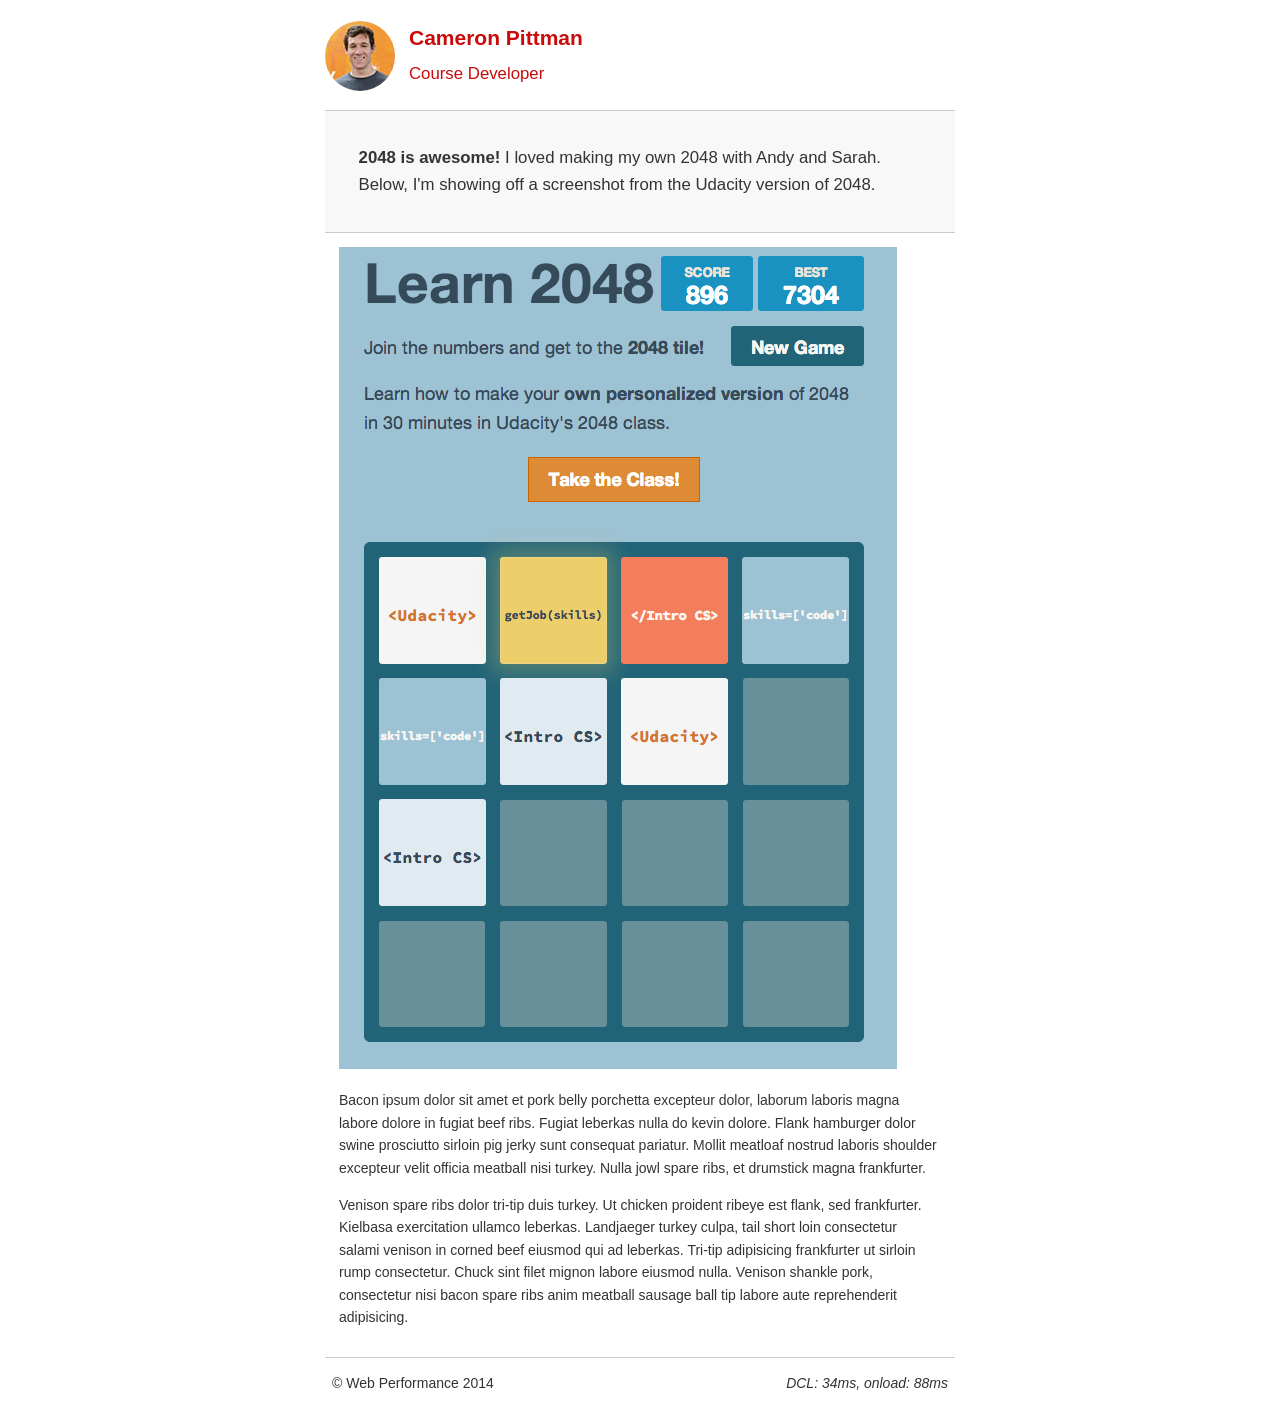
<file: project-2048.html>
<!DOCTYPE html>
<html lang="en">
  <head>
    <meta charset="utf-8">
    <meta name="viewport" content="width=device-width, initial-scale=1">
    <meta name="description" content=" FILL ME IN ">
    <meta name="author" content=" FILL ME IN ">
    <title>Cameron Pittman: Portfolio</title>

    <!-- Hmm, what is the impact of web fonts on speed? Measure it... -->
    <!-- <link href="//fonts.googleapis.com/css?family=Open+Sans:400,700" rel="stylesheet"> -->

    <style>html{font-size:100%;overflow-y:scroll;-webkit-tap-highlight-color:rgba(0,0,0,0);-ms-text-size-adjust:100%;-webkit-text-size-adjust:none}body{margin:0;font-size:14px;line-height:1.61;font-weight:400}body,button,input,select,textarea{font-family:'Open Sans',sans-serif;color:#333}a{color:#12C}a:visited{color:#61C}a:focus{outline:thin dotted}a:hover,a:active{color:#c00;outline:0}b,strong{font-weight:bold}pre,code{font-family:monospace,monospace;font-size:1em}ul,ol{margin:1em 0;padding:0 0 0 20px}img{border:0;max-width:100%}body{background:#fff}header,footer,.container{max-width:45em;margin:0 auto}header{padding:0 .5em;color:#c90b0b}header img{border-radius:40px;float:left}header p{font-size:1.5em;font-weight:bold;padding-left:4em}header p span{font-size:.8em;font-weight:normal}.hero{padding:2em;background-color:#f8f8f8;font-size:1.2em;border-bottom:1px solid #ccc;border-top:1px solid #ccc}.content{padding:1em 1em}.content li{list-style-type:none;font-size:1.1em}li img{float:left;padding-right:1em}li p{font-size:.9em;font-style:italic}footer{padding:0 .5em;border-top:1px solid #ccc}footer span{float:right;font-style:italic}@media only screen and (max-width:480px){body{font-size:12px}header p{padding-left:4.5em}}</style>
    <link href="css/print.css" rel="stylesheet" media="print">
  </head>

  <body>
    <header>
      <a href="/"><img src="img/profilepic.jpg"></a>
      <p>Cameron Pittman<br><span>Course Developer</span></p>
    </header>

    <div class="container">
      <div class="hero">
        <strong>2048 is awesome!</strong> I loved making my own 2048 with Andy and Sarah. Below, I'm showing off a screenshot from the Udacity version of 2048.
      </div>

      <div class="content">

        <img class="img-responsive" src="img/2048.png">

        <p>Bacon ipsum dolor sit amet et pork belly porchetta excepteur dolor, laborum laboris magna labore dolore in fugiat beef ribs. Fugiat leberkas nulla do kevin dolore. Flank hamburger dolor swine prosciutto sirloin pig jerky sunt consequat pariatur. Mollit meatloaf nostrud laboris shoulder excepteur velit officia meatball nisi turkey. Nulla jowl spare ribs, et drumstick magna frankfurter.</p>

        <p>Venison spare ribs dolor tri-tip duis turkey. Ut chicken proident ribeye est flank, sed frankfurter. Kielbasa exercitation ullamco leberkas. Landjaeger turkey culpa, tail short loin consectetur salami venison in corned beef eiusmod qui ad leberkas. Tri-tip adipisicing frankfurter ut sirloin rump consectetur. Chuck sint filet mignon labore eiusmod nulla. Venison shankle pork, consectetur nisi bacon spare ribs anim meatball sausage ball tip labore aute reprehenderit adipisicing.</p>

    </div>

    <footer>
      <p>&copy; Web Performance 2014 <span id="crp-stats"></span></p>
    </footer>
  </body>

  <script>
    (function(w,g){w['GoogleAnalyticsObject']=g;
    w[g]=w[g]||function(){(w[g].q=w[g].q||[]).push(arguments)};w[g].l=1*new Date();})(window,'ga');
    // TODO: replace with your Google Analytics profile ID.
    ga('create', 'UA-XXXX-Y');
    ga('send', 'pageview');
  </script>
  <script async src="//www.google-analytics.com/analytics.js"></script>
  <script async src="js/perfmatters.js"></script>

</html>
</file>
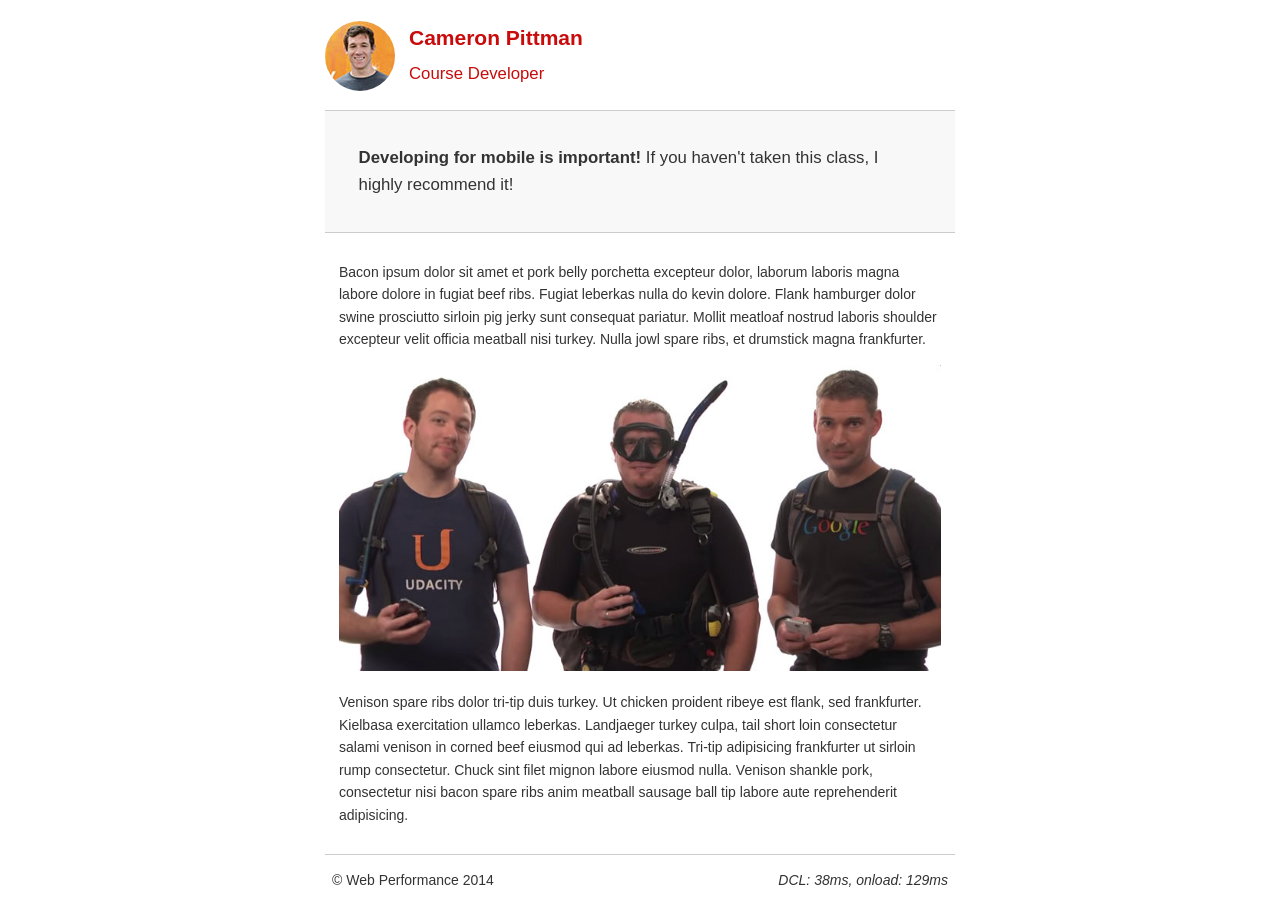
<file: project-mobile.html>
<!DOCTYPE html>
<html lang="en">
  <head>
    <meta charset="utf-8">
    <meta name="viewport" content="width=device-width, initial-scale=1">
    <meta name="description" content=" FILL ME IN ">
    <meta name="author" content=" FILL ME IN ">
    <title>Cameron Pitman: Portfolio</title>

    <!-- Hmm, what is the impact of web fonts on speed? Measure it... -->
    <!-- <link href="//fonts.googleapis.com/css?family=Open+Sans:400,700" rel="stylesheet"> -->

    <style>html{font-size:100%;overflow-y:scroll;-webkit-tap-highlight-color:rgba(0,0,0,0);-ms-text-size-adjust:100%;-webkit-text-size-adjust:none}body{margin:0;font-size:14px;line-height:1.61;font-weight:400}body,button,input,select,textarea{font-family:'Open Sans',sans-serif;color:#333}a{color:#12C}a:visited{color:#61C}a:focus{outline:thin dotted}a:hover,a:active{color:#c00;outline:0}b,strong{font-weight:bold}pre,code{font-family:monospace,monospace;font-size:1em}ul,ol{margin:1em 0;padding:0 0 0 20px}img{border:0;max-width:100%}body{background:#fff}header,footer,.container{max-width:45em;margin:0 auto}header{padding:0 .5em;color:#c90b0b}header img{border-radius:40px;float:left}header p{font-size:1.5em;font-weight:bold;padding-left:4em}header p span{font-size:.8em;font-weight:normal}.hero{padding:2em;background-color:#f8f8f8;font-size:1.2em;border-bottom:1px solid #ccc;border-top:1px solid #ccc}.content{padding:1em 1em}.content li{list-style-type:none;font-size:1.1em}li img{float:left;padding-right:1em}li p{font-size:.9em;font-style:italic}footer{padding:0 .5em;border-top:1px solid #ccc}footer span{float:right;font-style:italic}@media only screen and (max-width:480px){body{font-size:12px}header p{padding-left:4.5em}}</style>
    <link href="css/print.css" rel="stylesheet" media="print">

  </head>

  <body>
    <header>
      <a href="/"><img src="img/profilepic.jpg"></a>
      <p>Cameron Pittman<br><span>Course Developer</span></p>
    </header>

    <div class="container">
      <div class="hero">
        <strong>Developing for mobile is important!</strong> If you haven't taken this class, I highly recommend it!
      </div>

      <div class="content">
        
        <p>Bacon ipsum dolor sit amet et pork belly porchetta excepteur dolor, laborum laboris magna labore dolore in fugiat beef ribs. Fugiat leberkas nulla do kevin dolore. Flank hamburger dolor swine prosciutto sirloin pig jerky sunt consequat pariatur. Mollit meatloaf nostrud laboris shoulder excepteur velit officia meatball nisi turkey. Nulla jowl spare ribs, et drumstick magna frankfurter.</p>

        <img src="img/mobilewebdev.jpg">

        <p>Venison spare ribs dolor tri-tip duis turkey. Ut chicken proident ribeye est flank, sed frankfurter. Kielbasa exercitation ullamco leberkas. Landjaeger turkey culpa, tail short loin consectetur salami venison in corned beef eiusmod qui ad leberkas. Tri-tip adipisicing frankfurter ut sirloin rump consectetur. Chuck sint filet mignon labore eiusmod nulla. Venison shankle pork, consectetur nisi bacon spare ribs anim meatball sausage ball tip labore aute reprehenderit adipisicing.</p>

    </div>

    <footer>
      <p>&copy; Web Performance 2014 <span id="crp-stats"></span></p>
    </footer>
  </body>

  <script>
    (function(w,g){w['GoogleAnalyticsObject']=g;
    w[g]=w[g]||function(){(w[g].q=w[g].q||[]).push(arguments)};w[g].l=1*new Date();})(window,'ga');
    // TODO: replace with your Google Analytics profile ID.
    ga('create', 'UA-XXXX-Y');
    ga('send', 'pageview');
  </script>
  <script async src="http://www.google-analytics.com/analytics.js"></script>
  <script async src="js/perfmatters.js"></script>

</html>
</file>
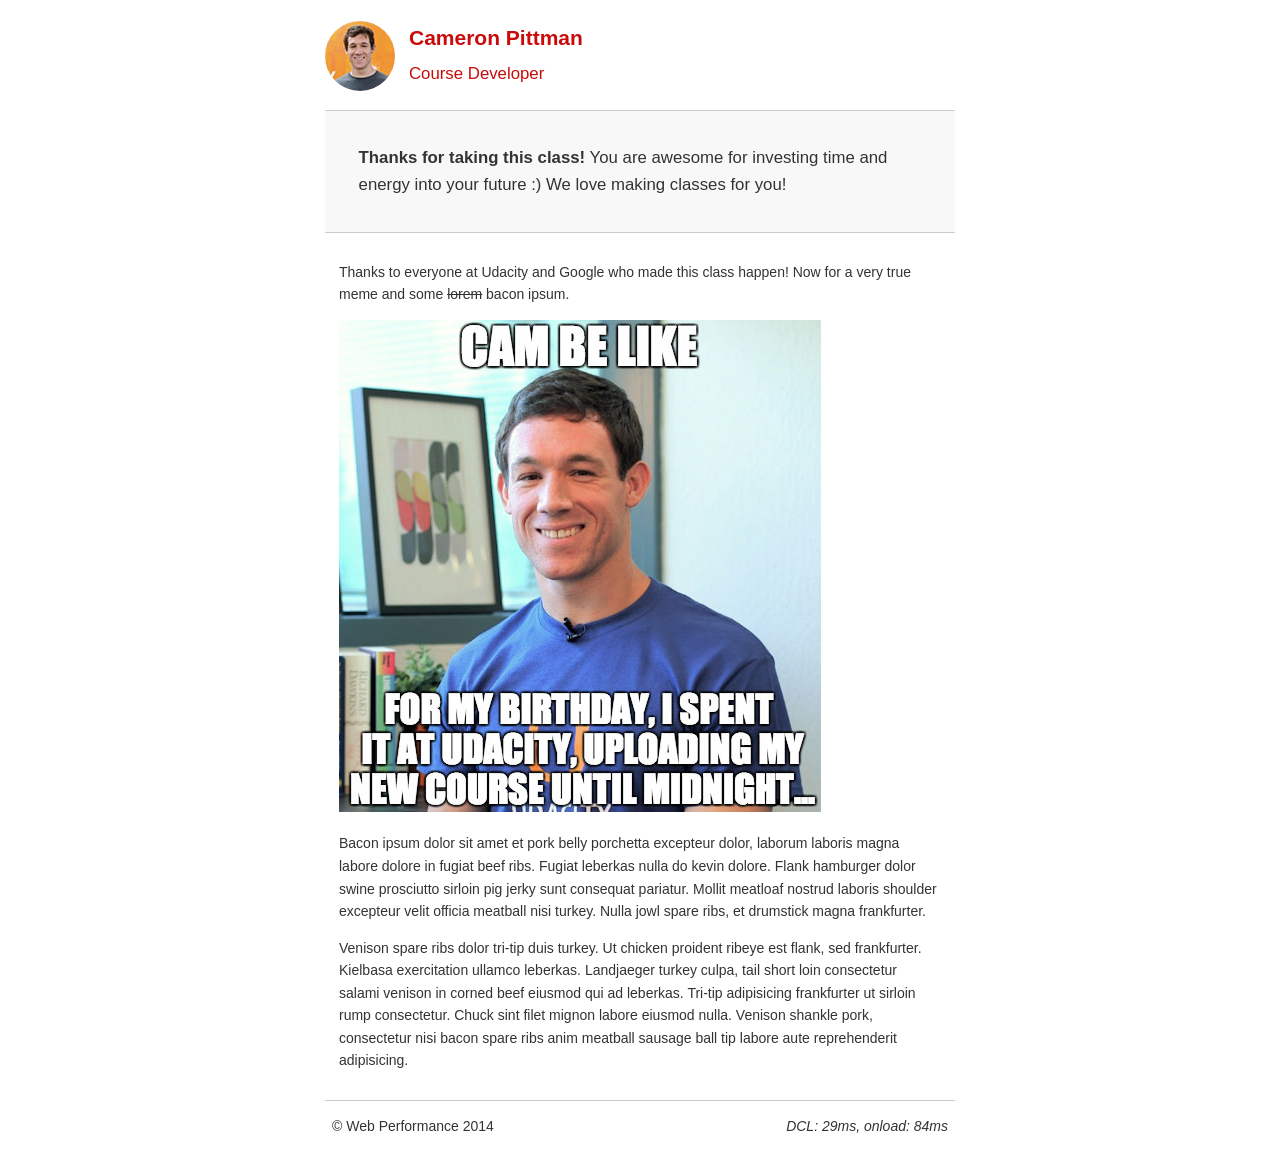
<file: project-webperf.html>
<!DOCTYPE html>
<html lang="en">
  <head>
    <meta charset="utf-8">
    <meta name="viewport" content="width=device-width, initial-scale=1">
    <meta name="description" content=" FILL ME IN ">
    <meta name="author" content=" FILL ME IN ">
    <title>Cameron Pitman: Portfolio</title>

    <!-- Hmm, what is the impact of web fonts on speed? Measure it... -->
    <!-- <link href="//fonts.googleapis.com/css?family=Open+Sans:400,700" rel="stylesheet"> -->

    <!--<link href="css/style.css" rel="stylesheet">-->
    <link href="css/print.css" rel="stylesheet" media="print">
      
    <style>html{font-size:100%;overflow-y:scroll;-webkit-tap-highlight-color:rgba(0,0,0,0);-ms-text-size-adjust:100%;-webkit-text-size-adjust:none}body{margin:0;font-size:14px;line-height:1.61;font-weight:400}body,button,input,select,textarea{font-family:'Open Sans', sans-serif;color:#333}a{color:#12C}a:visited{color:#61C}a:focus{outline:thin dotted}a:hover,a:active{color:#c00;outline:0}b,strong{font-weight:bold}pre,code{font-family:monospace, monospace;font-size:1em}ul,ol{margin:1em 0;padding:0 0 0 20px}img{border:0;max-width:100%}body{background:#fff}header,footer,.container{max-width:45em;margin:0 auto}header{padding:0 0.5em;color:#C90B0B}header img{border-radius:40px;float:left}header p{font-size:1.5em;font-weight:bold;padding-left:4em}header p span{font-size:0.8em;font-weight:normal}.hero{padding:2em;background-color:#f8f8f8;font-size:1.2em;border-bottom:1px solid #ccc;border-top:1px solid #ccc}.content{padding:1em 1em}.content li{list-style-type:none;font-size:1.1em}li img{float:left;padding-right:1em}li p{font-size:0.9em;font-style:italic}footer{padding:0 0.5em;border-top:1px solid #ccc}footer span{float:right;font-style:italic}@media only screen and (max-width: 480px){body{font-size:12px}header p{padding-left:4.5em}}</style>

    <script>
      (function(w,g){w['GoogleAnalyticsObject']=g;
      w[g]=w[g]||function(){(w[g].q=w[g].q||[]).push(arguments)};w[g].l=1*new Date();})(window,'ga');
      // TODO: replace with your Google Analytics profile ID.
      ga('create', 'UA-XXXX-Y');
      ga('send', 'pageview');
    </script>
    <script async src="http://www.google-analytics.com/analytics.js"></script>
    <script async src="js/perfmatters.js"></script>
  </head>

  <body>
    <header>
      <a href="/"><img src="img/profilepic.jpg"></a>
      <p>Cameron Pittman<br><span>Course Developer</span></p>
    </header>

    <div class="container">
      <div class="hero">
        <strong>Thanks for taking this class!</strong> You are awesome for investing time and energy into your future :) We love making classes for you!
      </div>

      <div class="content">
        
        <p>Thanks to everyone at Udacity and Google who made this class happen! Now for a very true meme and some <strike>lorem</strike> bacon ipsum.</p>

        <img src="img/cam_be_like.jpg">

        <p>Bacon ipsum dolor sit amet et pork belly porchetta excepteur dolor, laborum laboris magna labore dolore in fugiat beef ribs. Fugiat leberkas nulla do kevin dolore. Flank hamburger dolor swine prosciutto sirloin pig jerky sunt consequat pariatur. Mollit meatloaf nostrud laboris shoulder excepteur velit officia meatball nisi turkey. Nulla jowl spare ribs, et drumstick magna frankfurter.</p>

        <p>Venison spare ribs dolor tri-tip duis turkey. Ut chicken proident ribeye est flank, sed frankfurter. Kielbasa exercitation ullamco leberkas. Landjaeger turkey culpa, tail short loin consectetur salami venison in corned beef eiusmod qui ad leberkas. Tri-tip adipisicing frankfurter ut sirloin rump consectetur. Chuck sint filet mignon labore eiusmod nulla. Venison shankle pork, consectetur nisi bacon spare ribs anim meatball sausage ball tip labore aute reprehenderit adipisicing.</p>

    </div>

    <footer>
      <p>&copy; Web Performance 2014 <span id="crp-stats"></span></p>
    </footer>
  </body>
</html>
</file>
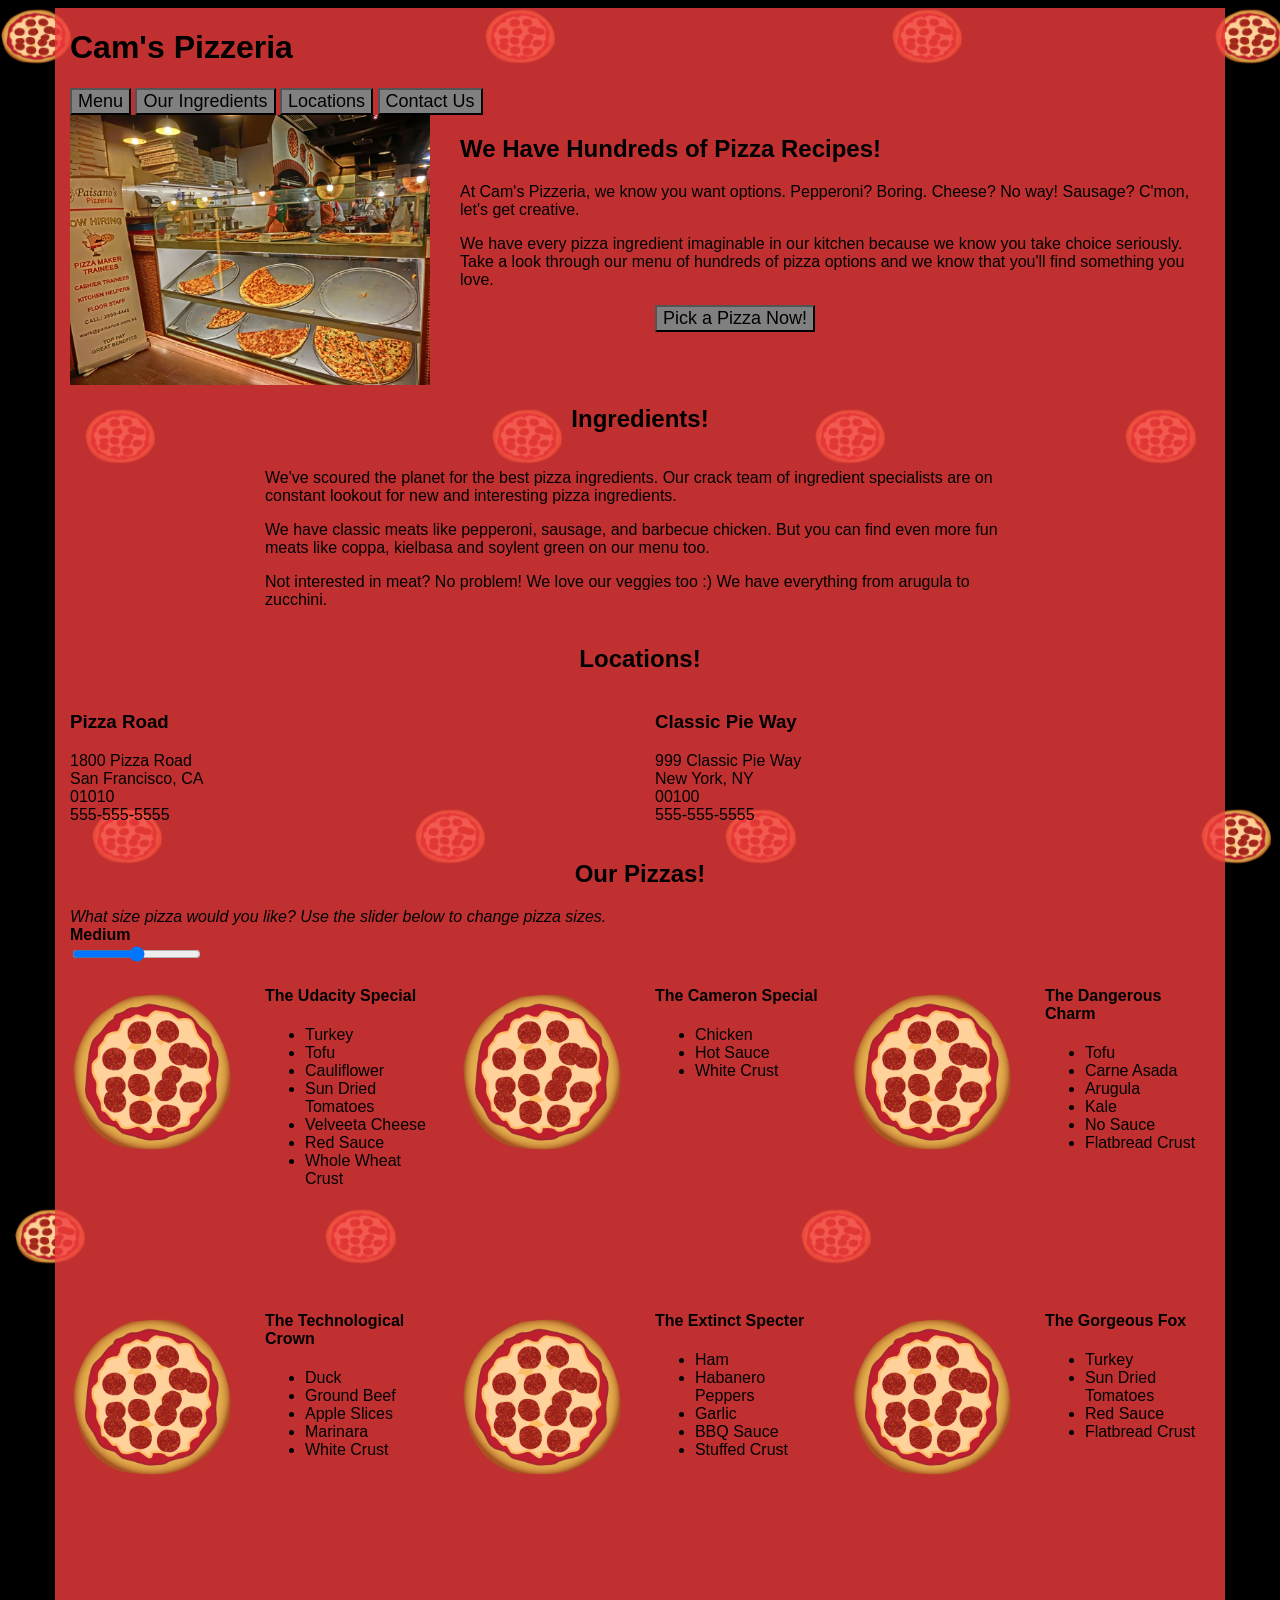
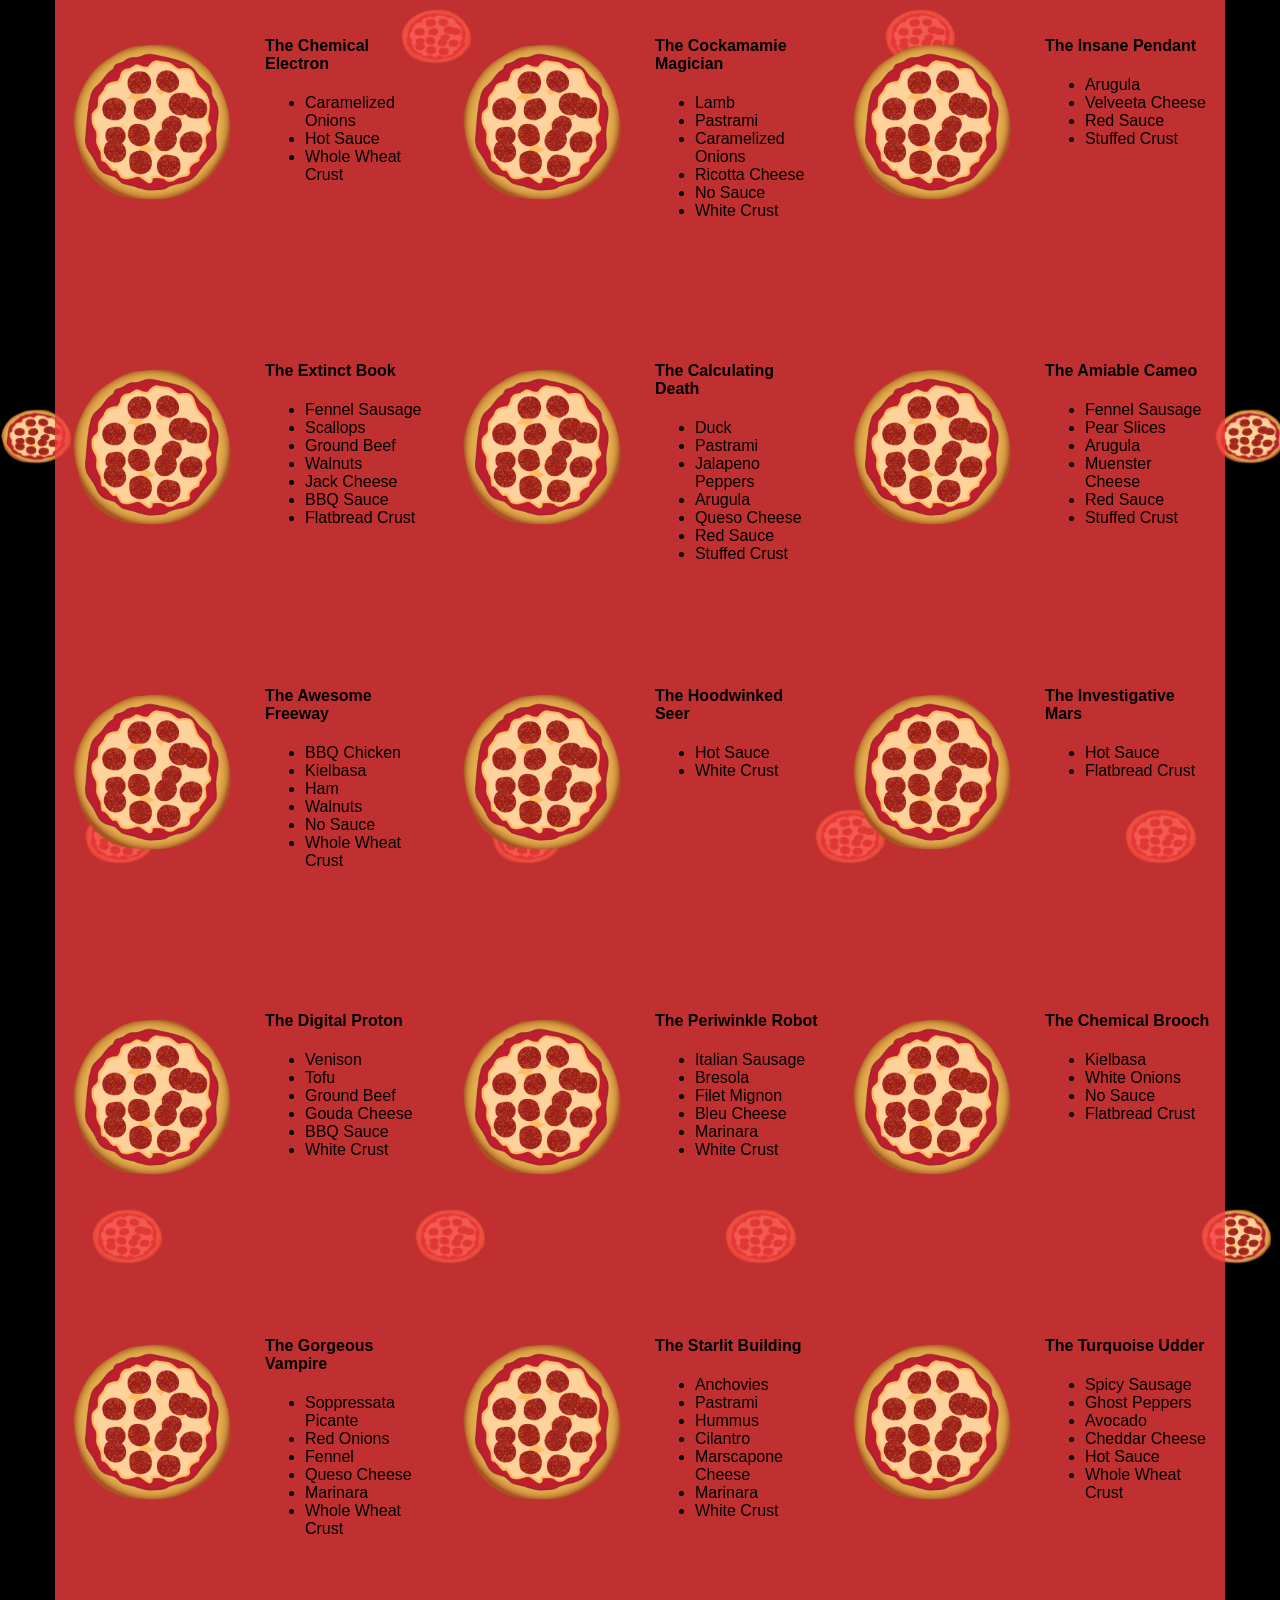
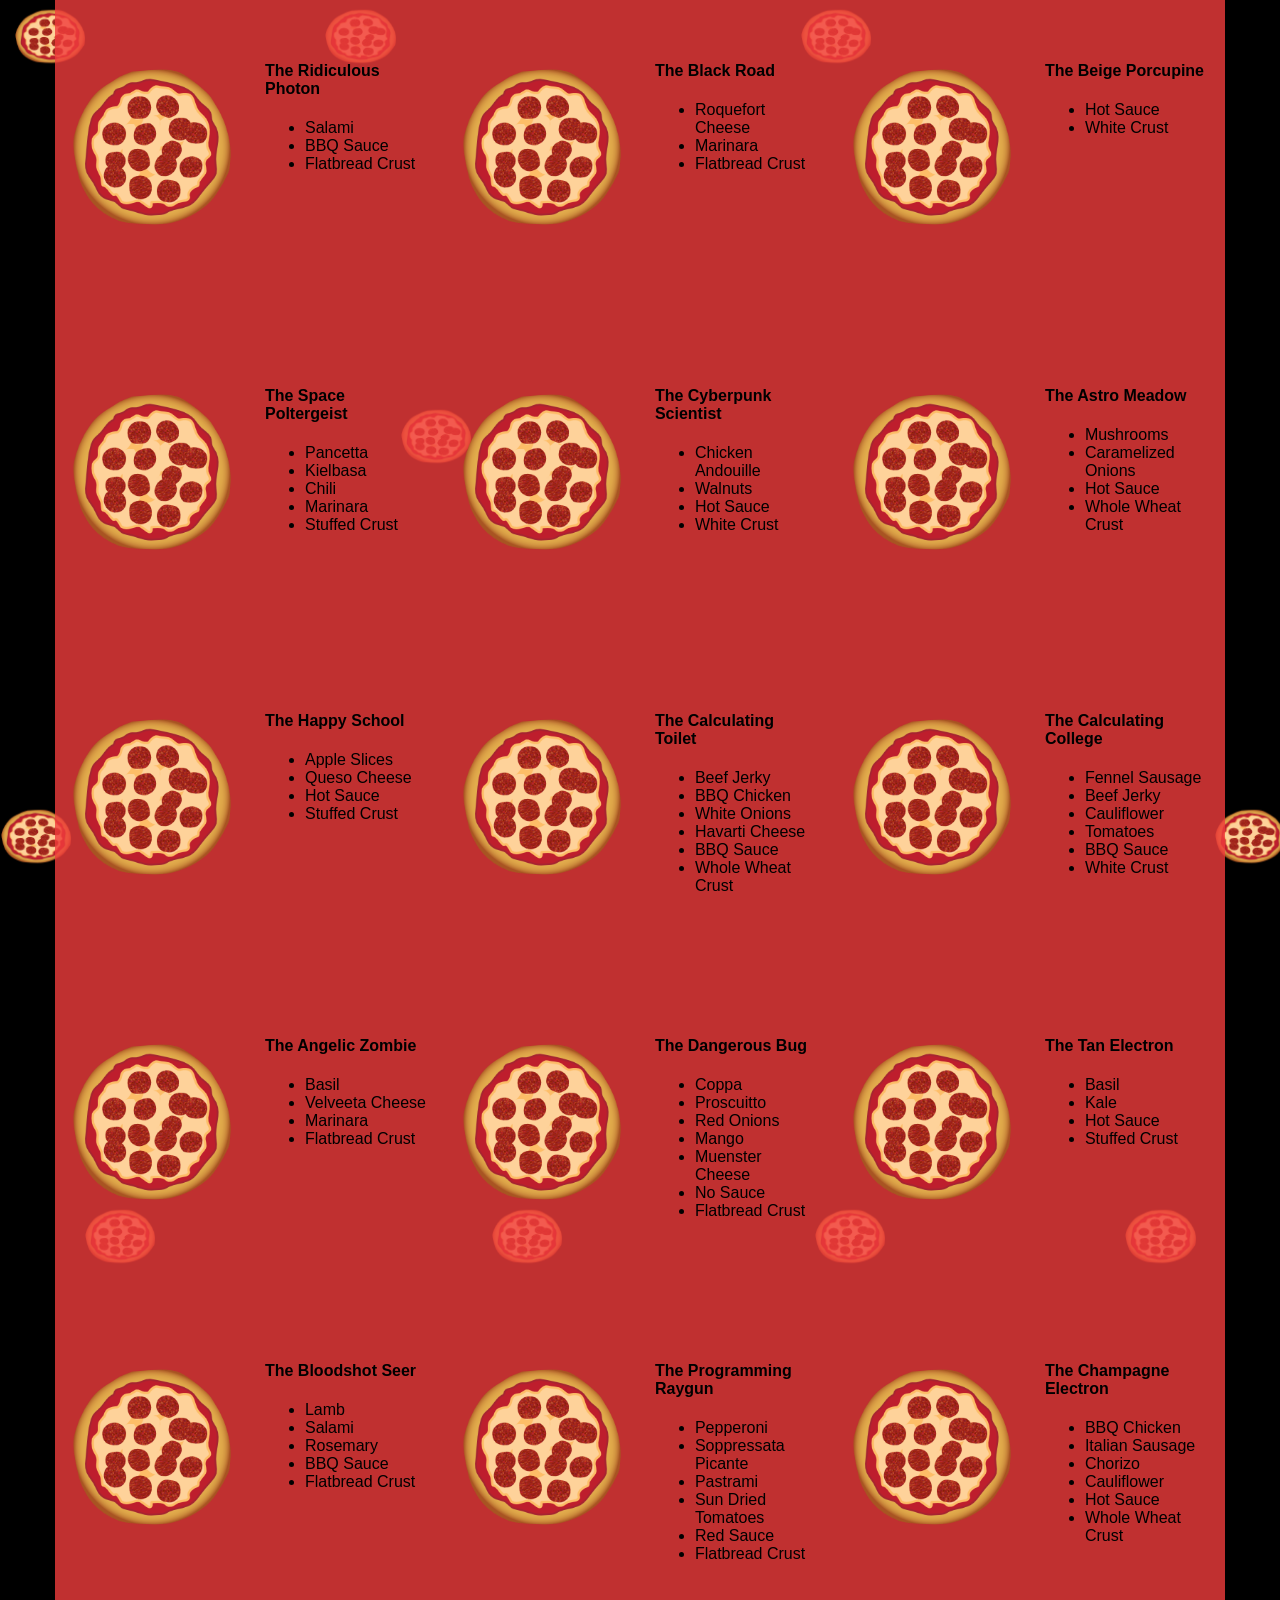
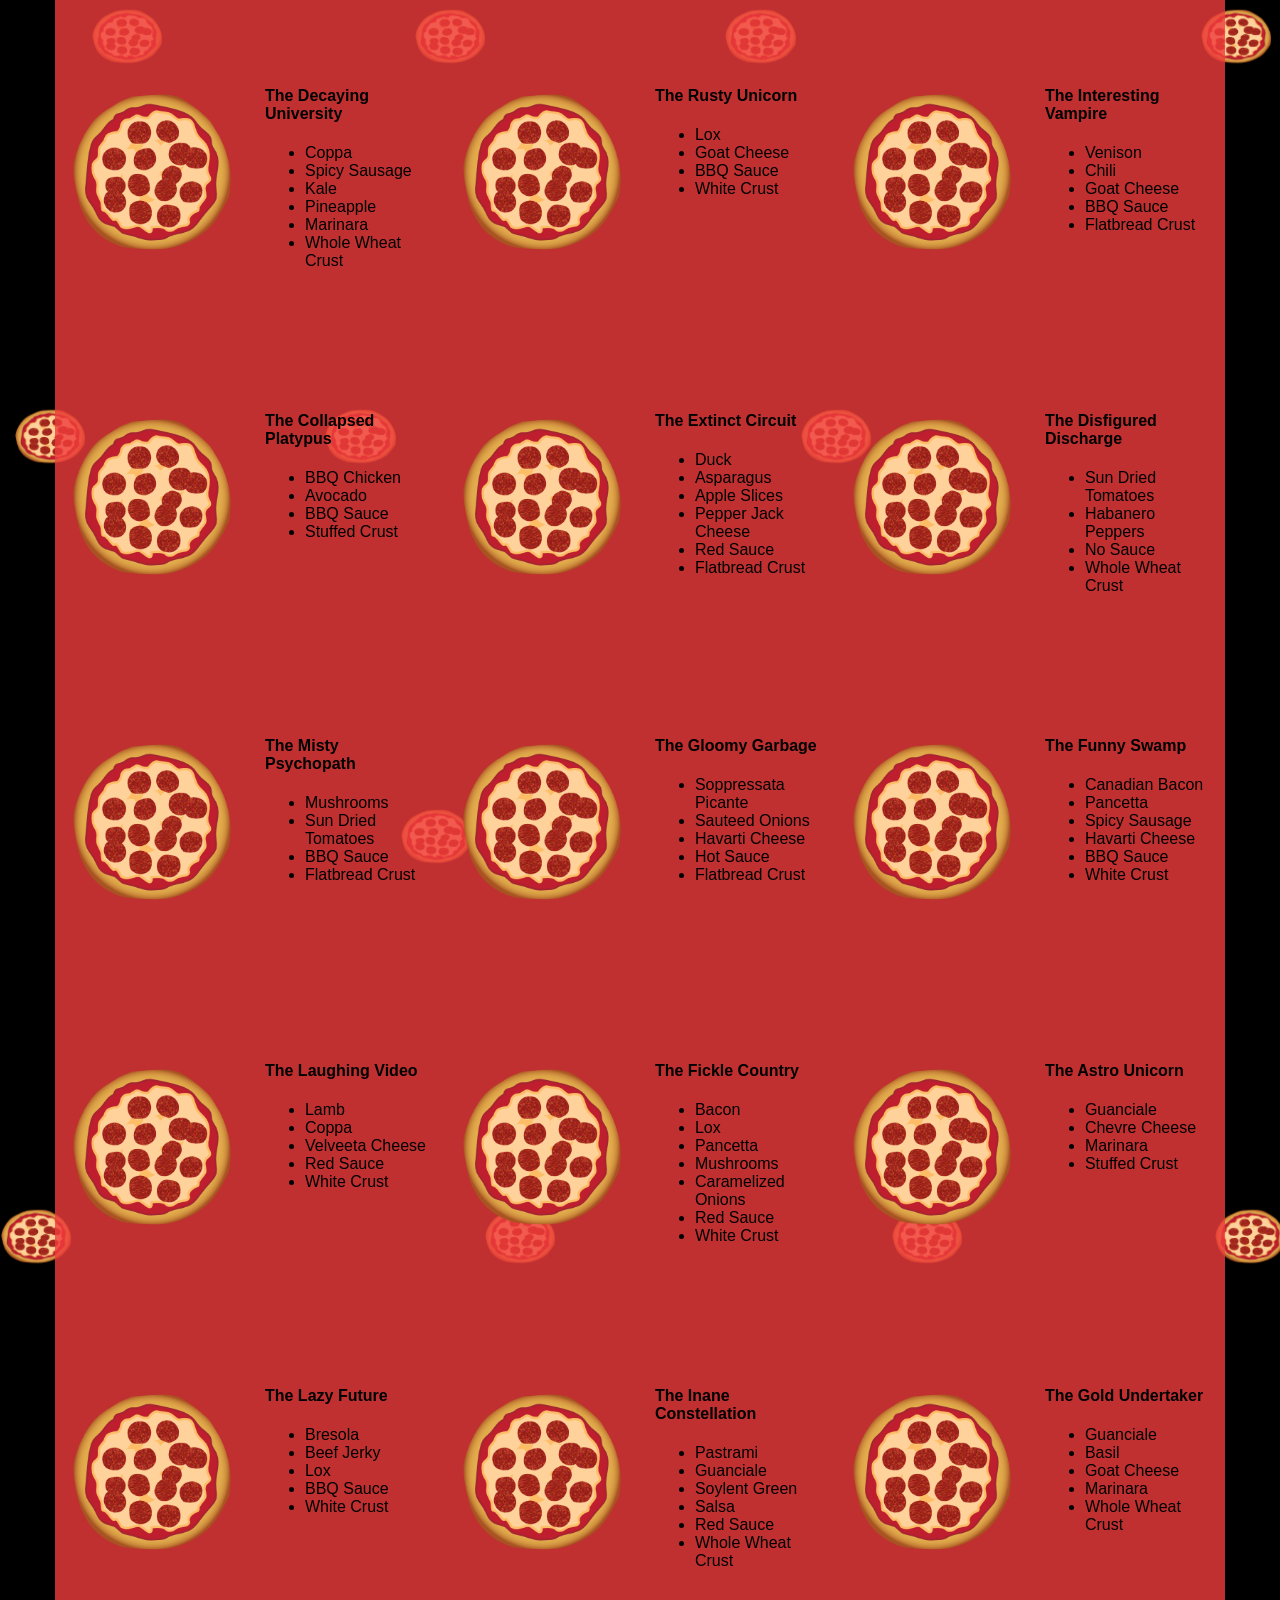
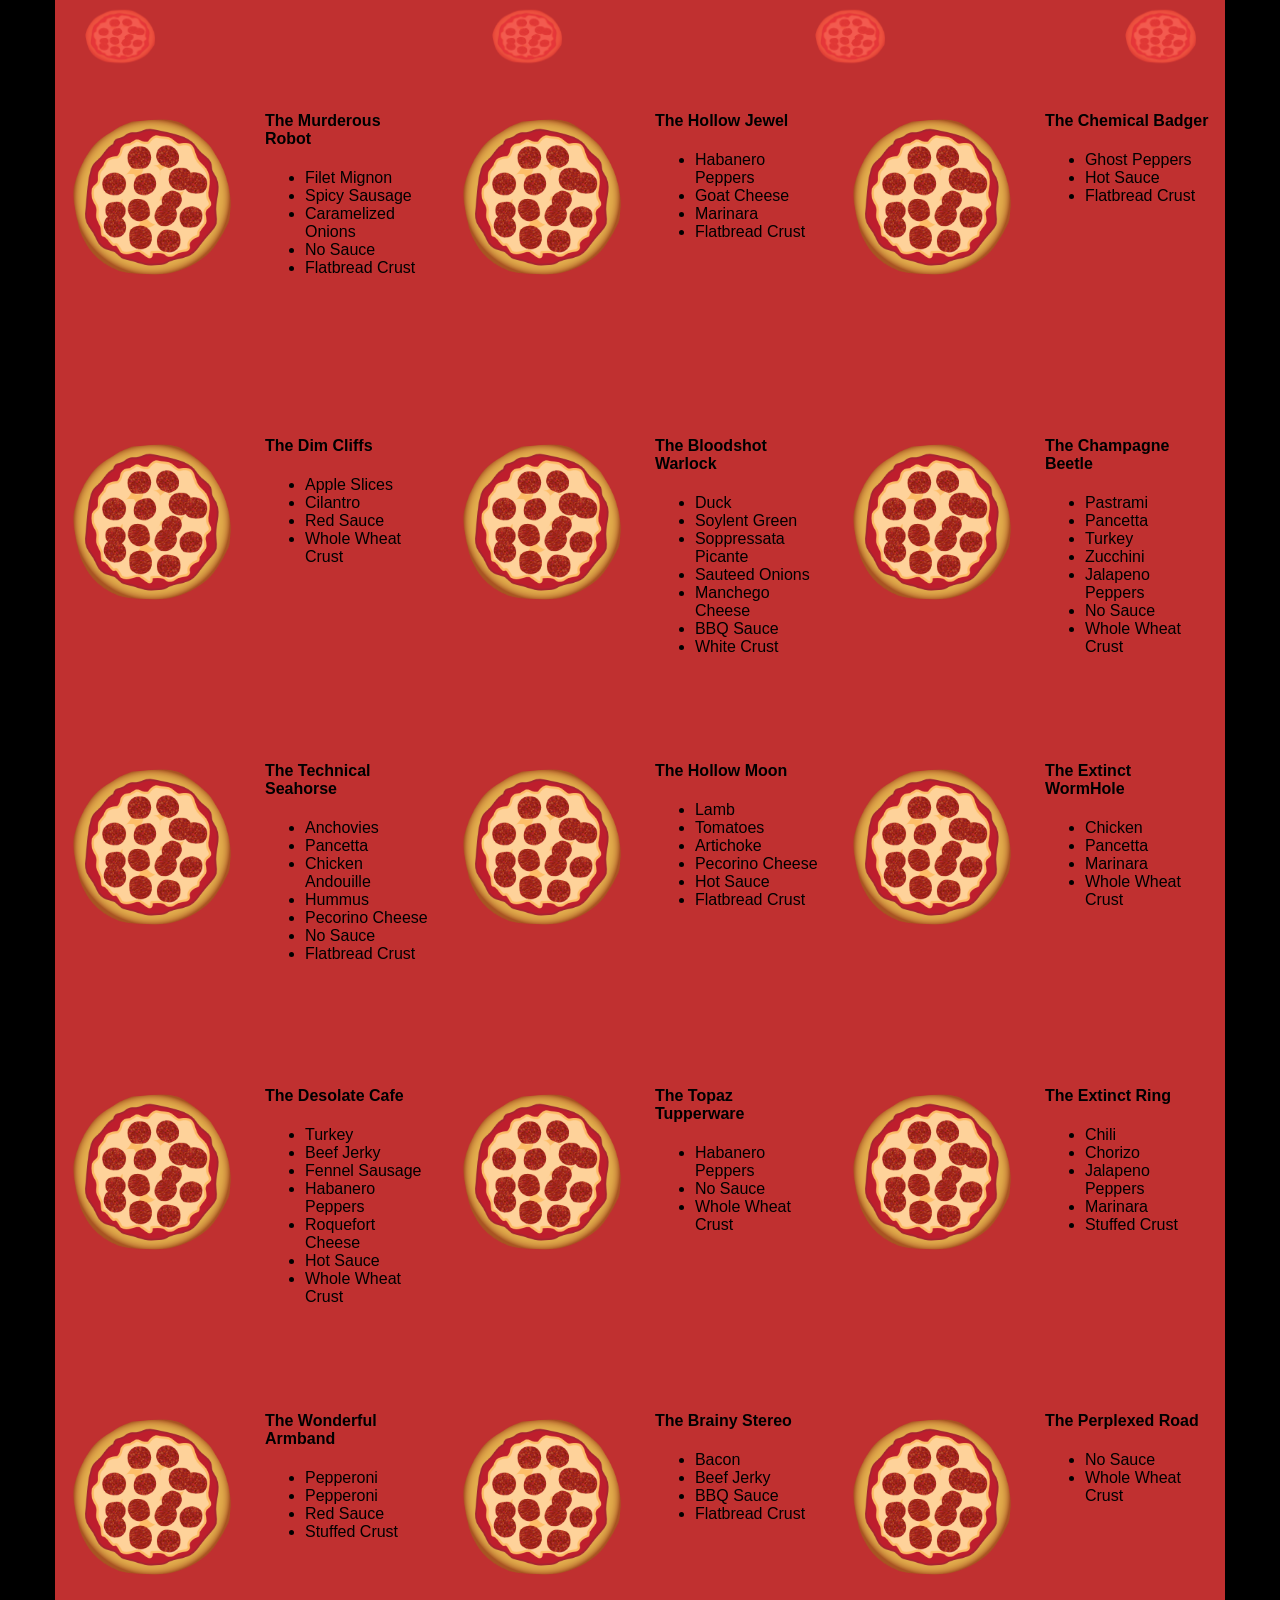
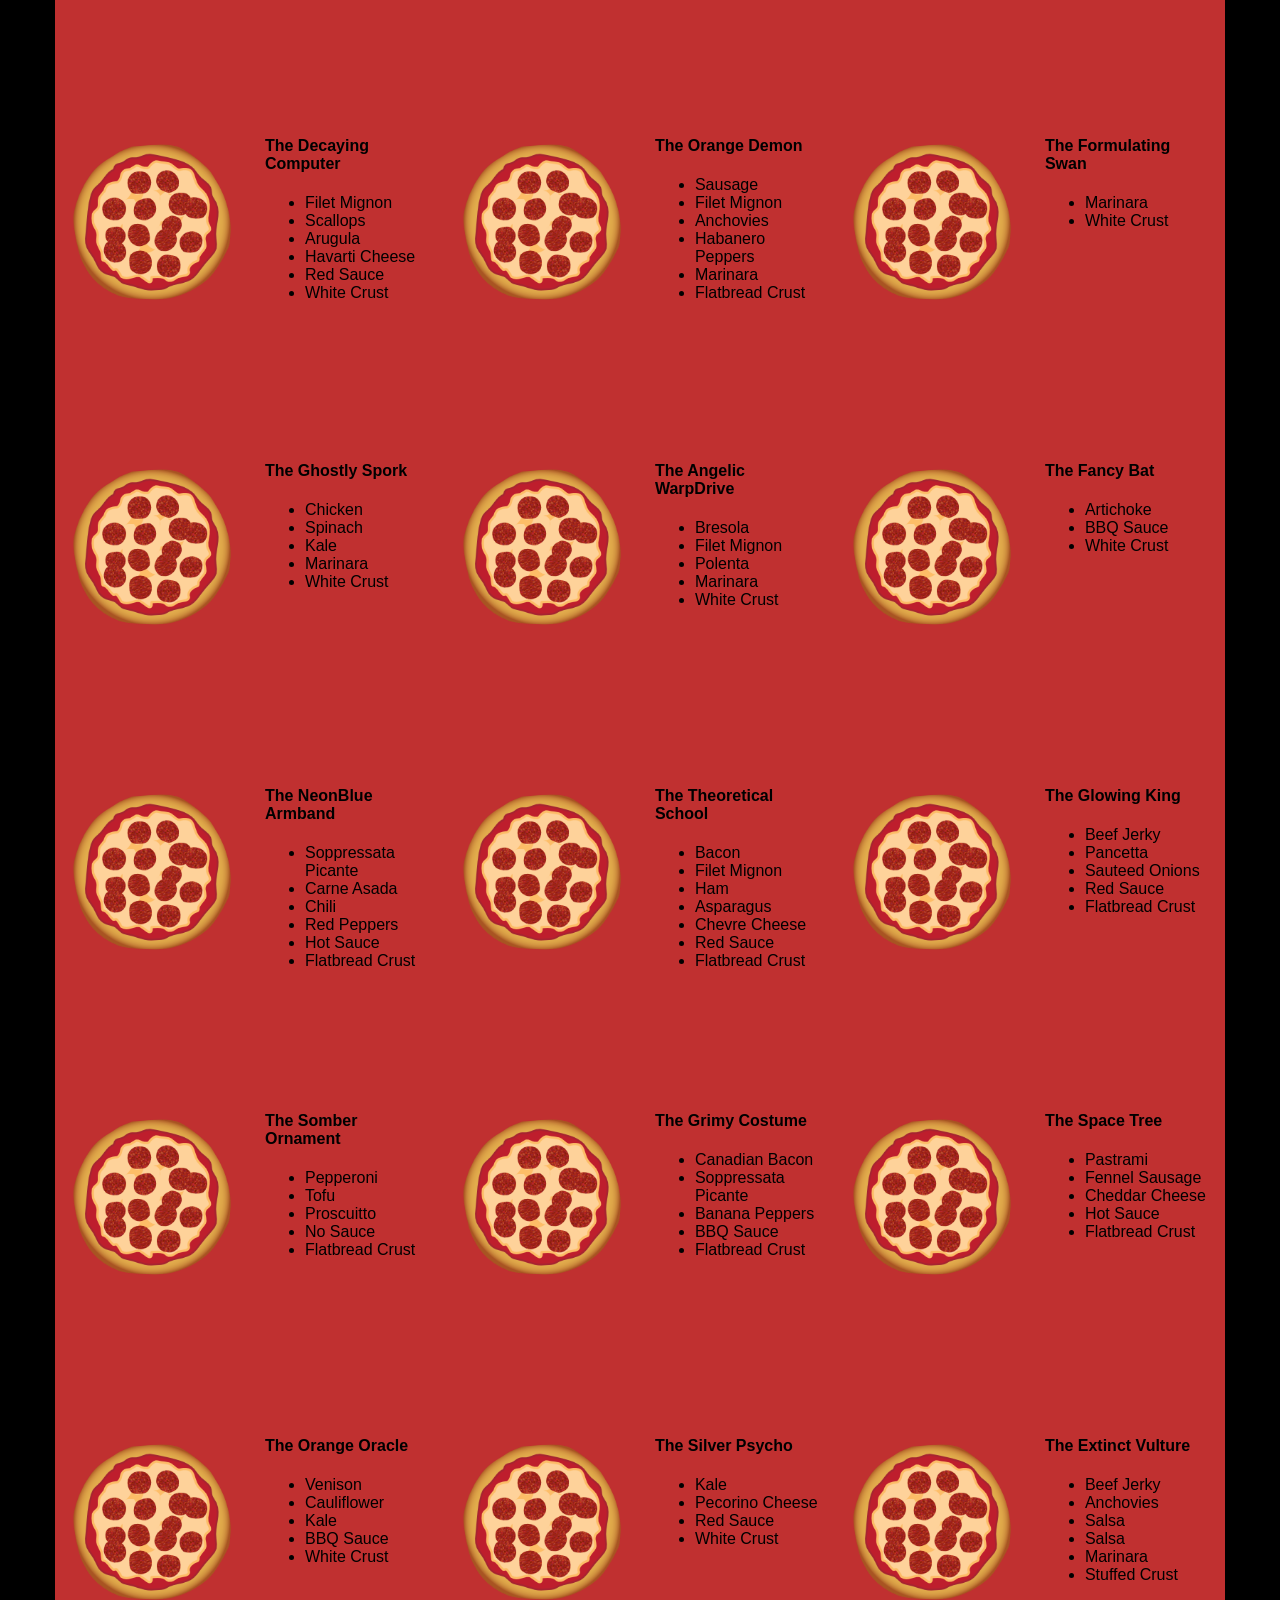
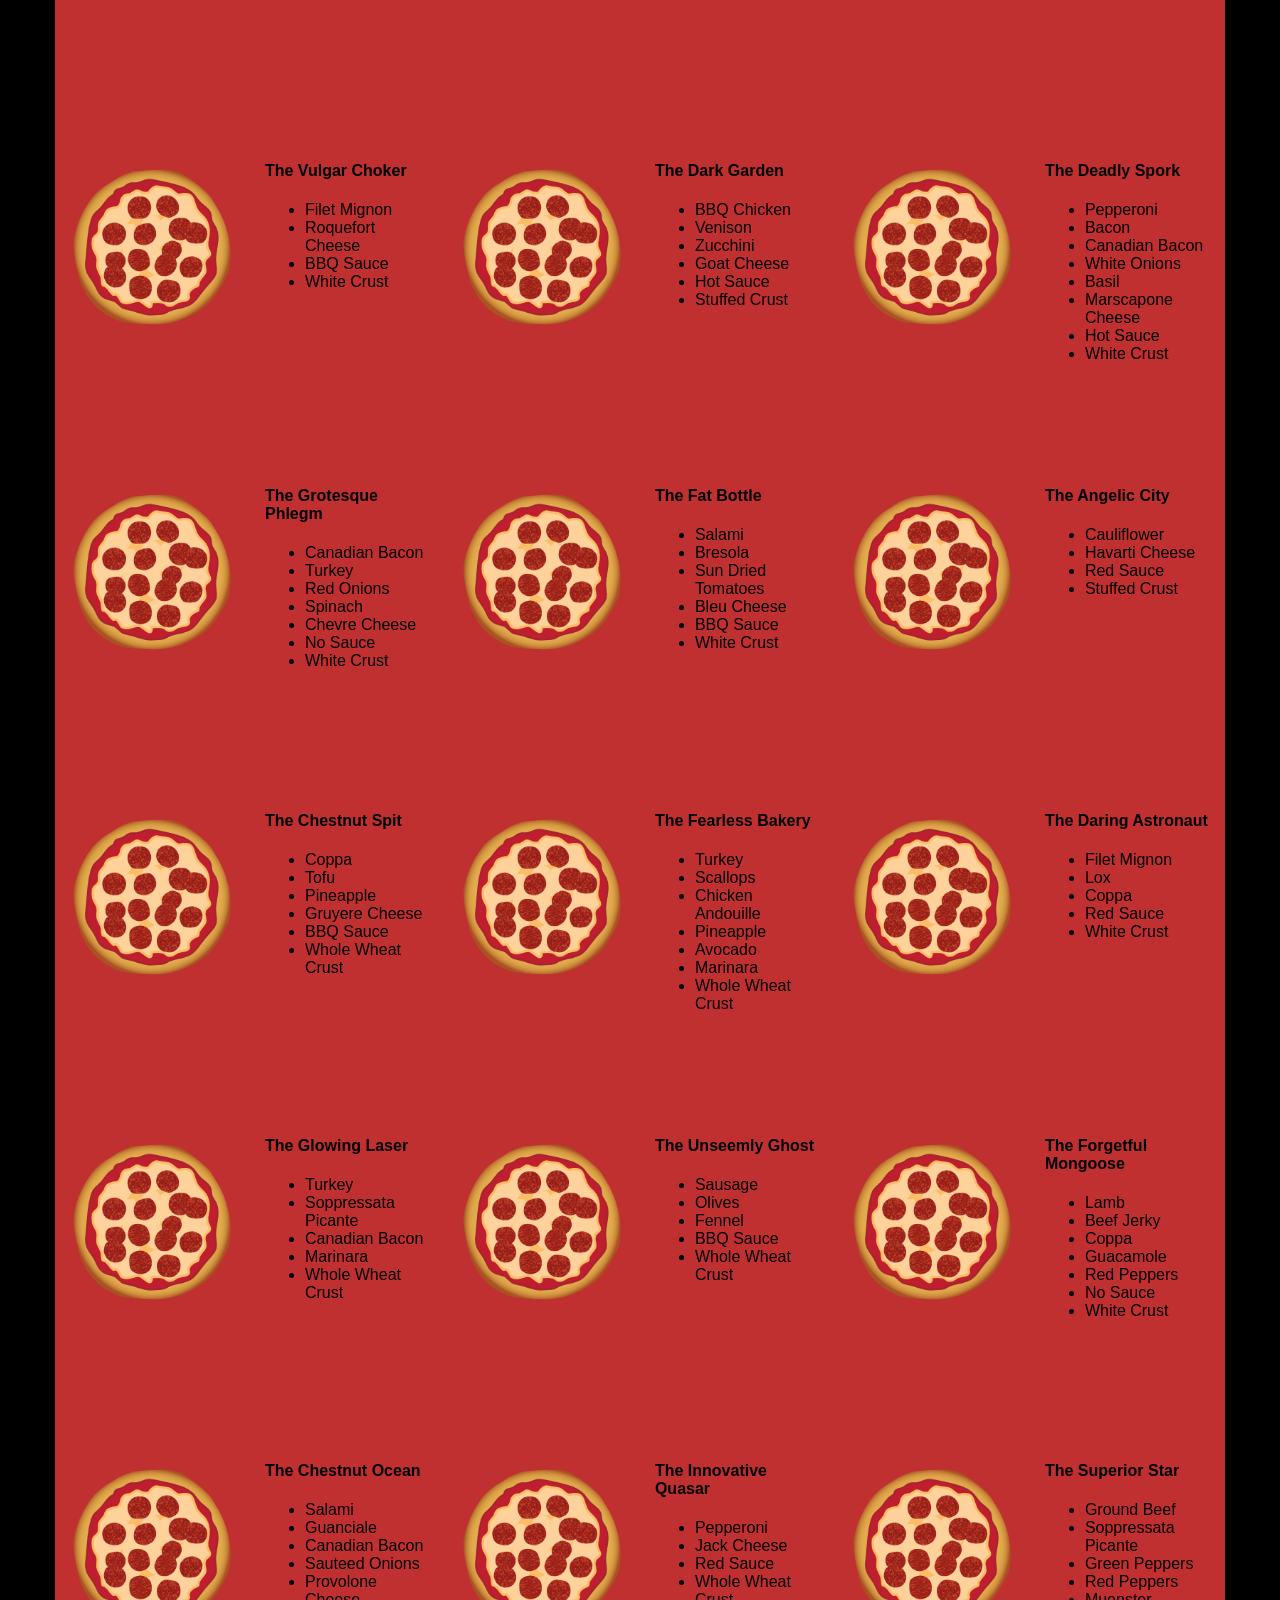
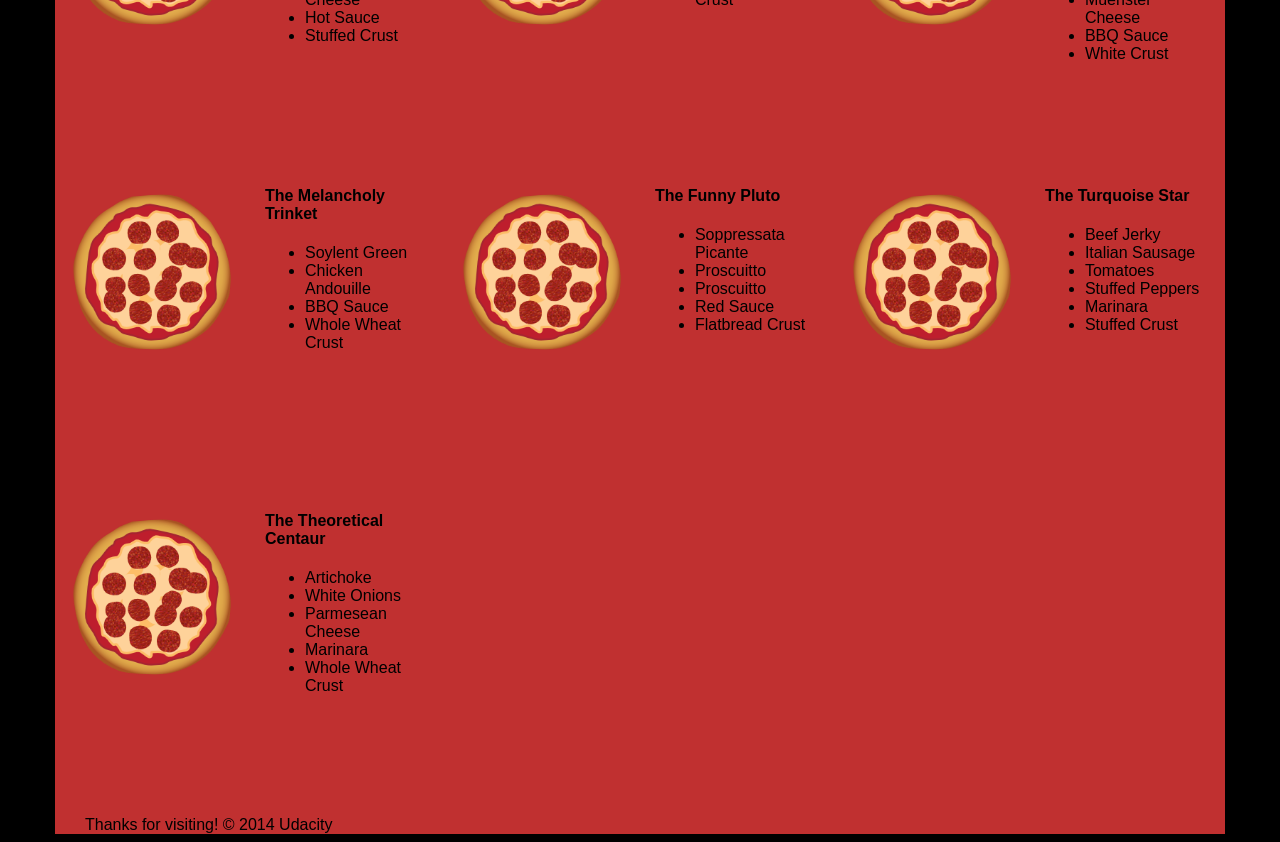
<file: views/pizza.html>
<!DOCTYPE HTML>
<html>
<head>
  <meta name=viewport content="width=device-width, initial-scale=1">
  <link rel="stylesheet" href="css/style.css">
  <link rel="stylesheet" href="css/bootstrap-grid.css">
  <style>*{-webkit-box-sizing:border-box;-moz-box-sizing:border-box;-box-sizing:border-box}body{font-family:"Trebuchet MS",Helvetica,sans-serif;background:#000}input{background:grey;font-size:18px}form{display:inline-block}.centered{text-align:center}#pizzaSize{font-weight:800}.mover{position:fixed;width:256px;z-index:-1}.randomPizzaContainer{float:left;display:flex}.randomPizzaContainer:after{content:"";display:table;clear:both}.container{background-color:rgba(240,60,60,.8)}img{vertical-align:middle}.img-responsive{display:block;max-width:100%;height:auto}.container{margin-right:auto;margin-left:auto;padding-left:15px;padding-right:15px}@media (min-width:768px){.container{width:750px}}@media (min-width:992px){.container{width:970px}}@media (min-width:1200px){.container{width:1170px}}.row{margin-left:-15px;margin-right:-15px}.col-lg-1,.col-lg-10,.col-lg-11,.col-lg-12,.col-lg-2,.col-lg-3,.col-lg-4,.col-lg-5,.col-lg-6,.col-lg-7,.col-lg-8,.col-lg-9,.col-md-1,.col-md-10,.col-md-11,.col-md-12,.col-md-2,.col-md-3,.col-md-4,.col-md-5,.col-md-6,.col-md-7,.col-md-8,.col-md-9,.col-sm-1,.col-sm-10,.col-sm-11,.col-sm-12,.col-sm-2,.col-sm-3,.col-sm-4,.col-sm-5,.col-sm-6,.col-sm-7,.col-sm-8,.col-sm-9,.col-xs-1,.col-xs-10,.col-xs-11,.col-xs-12,.col-xs-2,.col-xs-3,.col-xs-4,.col-xs-5,.col-xs-6,.col-xs-7,.col-xs-8,.col-xs-9{position:relative;min-height:1px;padding-left:15px;padding-right:15px}@media (min-width:992px){.col-md-1,.col-md-10,.col-md-11,.col-md-12,.col-md-2,.col-md-3,.col-md-4,.col-md-5,.col-md-6,.col-md-7,.col-md-8,.col-md-9{float:left}.col-md-12{width:100%}.col-md-11{width:91.66666667%}.col-md-10{width:83.33333333%}.col-md-9{width:75%}.col-md-8{width:66.66666667%}.col-md-7{width:58.33333333%}.col-md-6{width:50%}.col-md-5{width:41.66666667%}.col-md-4{width:33.33333333%}.col-md-3{width:25%}.col-md-2{width:16.66666667%}.col-md-1{width:8.33333333%}.col-md-pull-12{right:100%}.col-md-pull-11{right:91.66666667%}.col-md-pull-10{right:83.33333333%}.col-md-pull-9{right:75%}.col-md-pull-8{right:66.66666667%}.col-md-pull-7{right:58.33333333%}.col-md-pull-6{right:50%}.col-md-pull-5{right:41.66666667%}.col-md-pull-4{right:33.33333333%}.col-md-pull-3{right:25%}.col-md-pull-2{right:16.66666667%}.col-md-pull-1{right:8.33333333%}.col-md-pull-0{right:auto}.col-md-push-12{left:100%}.col-md-push-11{left:91.66666667%}.col-md-push-10{left:83.33333333%}.col-md-push-9{left:75%}.col-md-push-8{left:66.66666667%}.col-md-push-7{left:58.33333333%}.col-md-push-6{left:50%}.col-md-push-5{left:41.66666667%}.col-md-push-4{left:33.33333333%}.col-md-push-3{left:25%}.col-md-push-2{left:16.66666667%}.col-md-push-1{left:8.33333333%}.col-md-push-0{left:auto}.col-md-offset-12{margin-left:100%}.col-md-offset-11{margin-left:91.66666667%}.col-md-offset-10{margin-left:83.33333333%}.col-md-offset-9{margin-left:75%}.col-md-offset-8{margin-left:66.66666667%}.col-md-offset-7{margin-left:58.33333333%}.col-md-offset-6{margin-left:50%}.col-md-offset-5{margin-left:41.66666667%}.col-md-offset-4{margin-left:33.33333333%}.col-md-offset-3{margin-left:25%}.col-md-offset-2{margin-left:16.66666667%}.col-md-offset-1{margin-left:8.33333333%}.col-md-offset-0{margin-left:0}}.clearfix:after,.clearfix:before,.container-fluid:after,.container-fluid:before,.container:after,.container:before,.row:after,.row:before{content:" ";display:table}.clearfix:after,.container-fluid:after,.container:after,.row:after{clear:both}</style>
</head>

<body>
  <div class="container">
    <div id="header" class="row">
      <div class="col-md-6">
        <div class="row">
          <div class="col-md-12">
            <h1>Cam's Pizzeria</h1>
            <div class="row">
              <div id="menu" class="col-md-12">
                <form action="#randomPizzas">
                  <input type="submit" value="Menu">
                </form>
                <form action="#ingredients">
                  <input type="submit" value="Our Ingredients">
                </form>
                <form action="#locations">
                  <input type="submit" value="Locations">
                </form>
                <form action="#" onsubmit="alert('Thanks for clicking! This button doesn\'t do anything because this is a fake pizzeria :\)')">
                  <input type="submit" value="Contact Us">
                </form>
              </div>
            </div>
          </div>
        </div>
      </div>
      <div id="movingPizzas1" class="col-md-6">
      </div>
    </div>
    <div id="callToAction" class="row">
      <div class="col-md-4">
        <!-- Image credit to: http://commons.wikimedia.org/wiki/File:HK_TST_night_%E5%98%89%E8%98%AD%E9%81%93_Granville_Road_restaurant_Paisano's_Pizzeria_pizza_Dec-2013.JPG -->
        <img src="images/pizzeria.jpg" class="img-responsive">
      </div>
      <div class="col-md-8">
        <div class="row">
          <div class="col-md-12">
            <h2>We Have Hundreds of Pizza Recipes!</h2>            
            <p>At Cam's Pizzeria, we know you want options. Pepperoni? Boring. Cheese? No way! Sausage? C'mon, let's get creative.</p>

            <p>We have every pizza ingredient imaginable in our kitchen because we know you take choice seriously. Take a look through our menu of hundreds of pizza options and we know that you'll find something you love.</p>
          </div>
        </div>
        <div class="row">
          <div class="col-md-6 col-md-push-3">
            <form action="#randomPizzas">
              <input type="submit" value="Pick a Pizza Now!">
            </form>
          </div>
        </div>
      </div>
    </div>
    <div id="ingredients" class="row">
      <div class="col-md-8 col-md-push-2">
        <div class="row">
          <div class="col-md-12 centered">
            <h2>Ingredients!</h2>
          </div>
        </div>
        <div class="row">
          <div class="col-md-12">
            <p>We've scoured the planet for the best pizza ingredients. Our crack team of ingredient specialists are on constant lookout for new and interesting pizza ingredients.</p>

            <p>We have classic meats like pepperoni, sausage, and barbecue chicken. But you can find even more fun meats like coppa, kielbasa and soylent green on our menu too.</p>

            <p>Not interested in meat? No problem! We love our veggies too :) We have everything from arugula to zucchini.</p>
          </div>
        </div>
      </div>
    </div>
    <div id="locations" class="row">
      <div class="col-md-12">
        <h2 style="text-align: center">Locations!</h2>
        <div class="row">
          <div class="col-md-6">
            <h3>Pizza Road</h3>
            <p>1800 Pizza Road<br>San Francisco, CA<br>01010<br>555-555-5555</p>
          </div>
          <div class="col-md-6">
            <h3>Classic Pie Way</h3>
            <p>999 Classic Pie Way<br>New York, NY<br>00100<br>555-555-5555</p>
          </div>
        </div>
      </div>
    </div>
    <div id="pizzaGenerator" class="row">
      <div class="col-md-12">
        <h2 style="text-align: center">Our Pizzas!</h2>
        <div class="row">
          <div class="col-md-12">
            <em>What size pizza would you like? Use the slider below to change pizza sizes.</em>
          </div>
          <div id="pizzaSize" class="col-md-6">Medium</div>
          <div class="col-md-12">
            <input id="sizeSlider" type="range" min="1" max="3" value="2" step="1" onchange="resizePizzas(this.value)"></input>
          </div>
        </div>
        <div id="randomPizzas" class="row">
          <div id="pizza0" class="randomPizzaContainer" style="width:33.33%;">
            <div class="col-md-6">
              <img src="images/pizza.png" class="img-responsive">
            </div>
            <div class="col-md-6">
              <h4>The Udacity Special</h4>
              <ul>
                <li>Turkey</li>
                <li>Tofu</li>
                <li>Cauliflower</li>
                <li>Sun Dried Tomatoes</li>
                <li>Velveeta Cheese</li>
                <li>Red Sauce</li>
                <li>Whole Wheat Crust</li>
              </ul>
            </div>
          </div>
          <div id="pizza1" class="randomPizzaContainer" style="width:33.33%;">
            <div class="col-md-6">
              <img src="images/pizza.png" class="img-responsive">
            </div>
            <div class="col-md-6">
              <h4>The Cameron Special</h4>
              <ul>
                <li>Chicken</li>
                <li>Hot Sauce</li>
                <li>White Crust</li>
              </ul>
            </div>
          </div>
        </div>
      </div>
    </div>
    <div id="footer" class="col-md-12">Thanks for visiting! &copy; 2014 Udacity</div>
  </div>
  <script type="text/javascript" src="js/main.js"></script>
</body>

</html>
</file>
<file: css/print.css>
@media print {
  * { background: transparent !important; color: black !important; text-shadow: none !important; filter:none !important; -ms-filter: none !important; }
  a, a:visited { color: #444 !important; text-decoration: underline; }
  a[href]:after { content: " (" attr(href) ")"; }
  tr, img { page-break-inside: avoid; }
  img { max-width: 100% !important; }
  @page { margin: 0.5cm; }
  p, h2, h3 { orphans: 3; widows: 3; }
  h2, h3{ page-break-after: avoid; }
}
</file>
<file: views/css/style.css>
/** {
  outline: 1px solid red !important;
}*/
* {
  -webkit-box-sizing: border-box;
  -moz-box-sizing: border-box;
  -box-sizing: border-box;
}

body {
  font-family: "Trebuchet MS", Helvetica, sans-serif;
  background: black;
}

input {
  background: grey;
  font-size: 18px;
}

form {
  display: inline-block;
}

.centered {
  text-align: center;
}

#pizzaSize {
  font-weight: 800;
}

.mover {
  position: fixed;
  width: 256px;
  z-index: -1;
}

.randomPizzaContainer {
  float: left;
  display: flex;
}

.randomPizzaContainer:after {
  content: "";
  display: table;
  clear:both;
}

 .container {
  background-color: rgba(240, 60, 60, 0.8);
}
</file>
